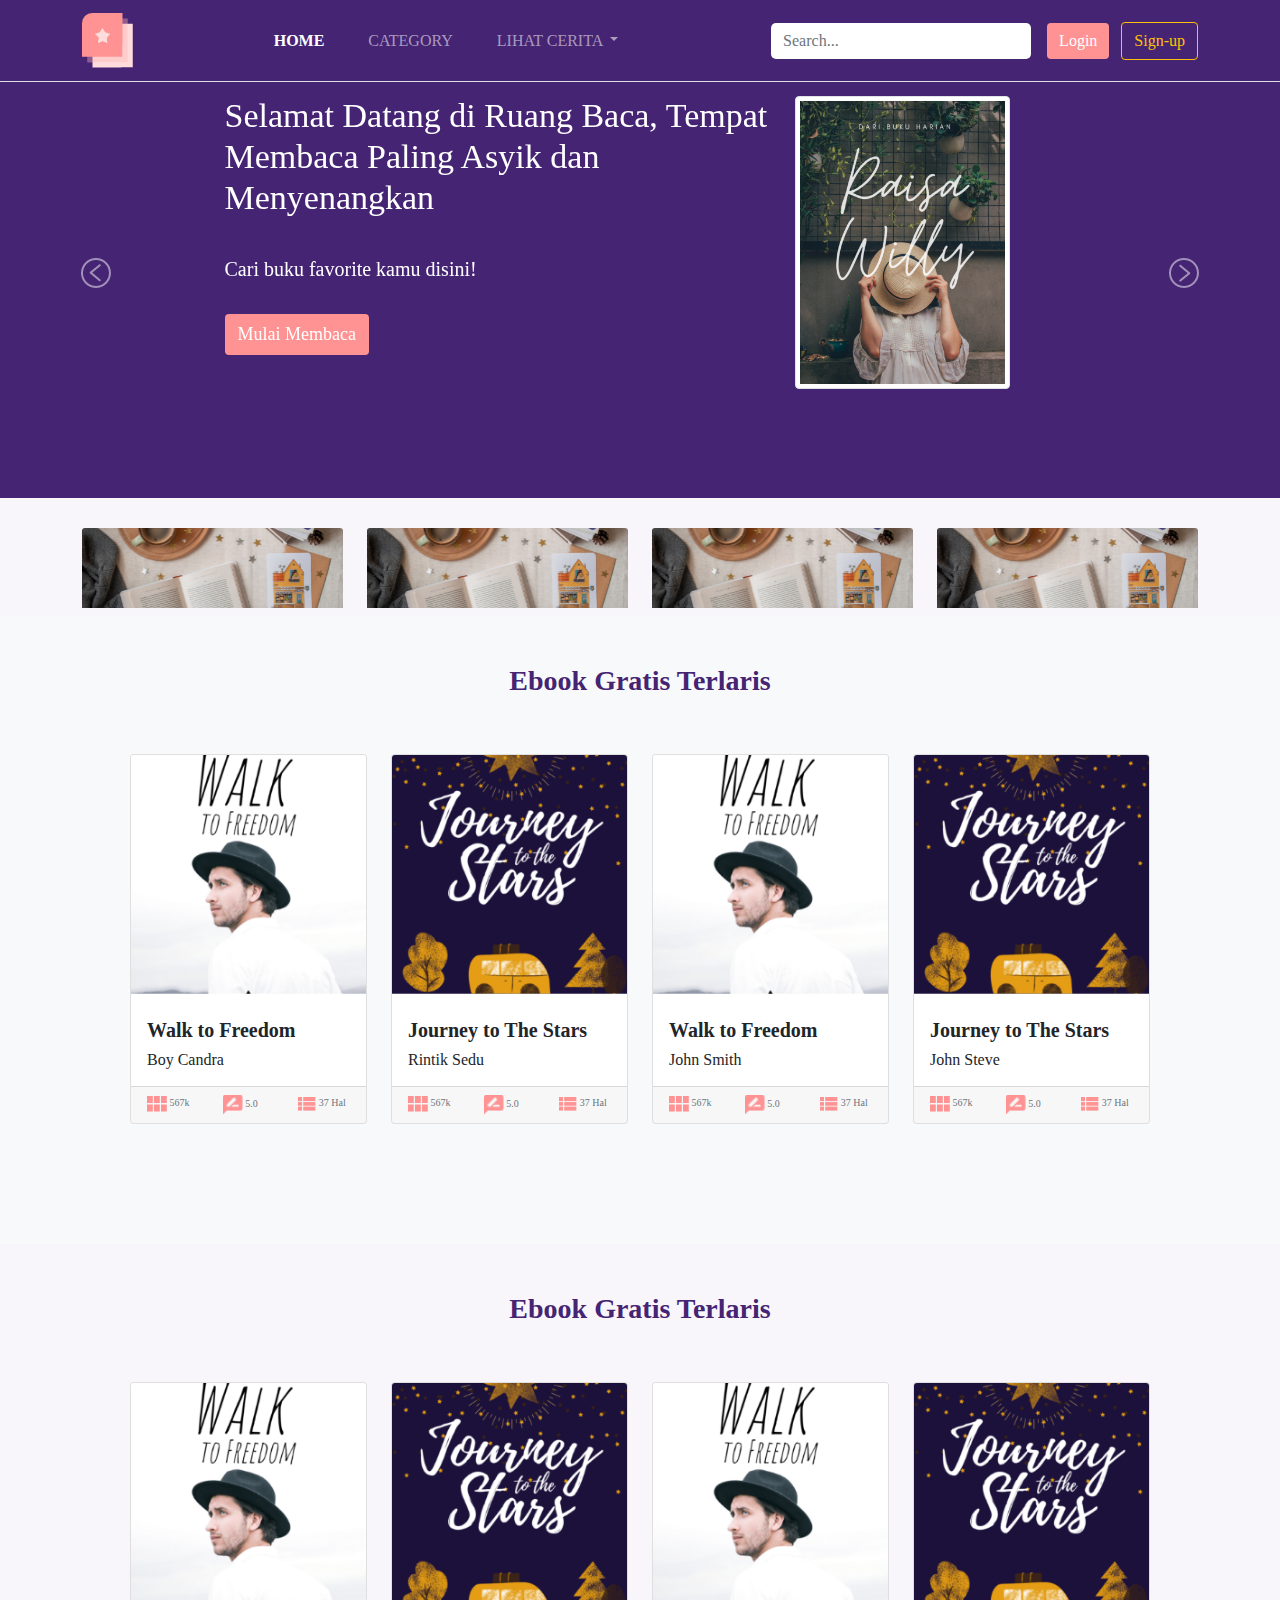
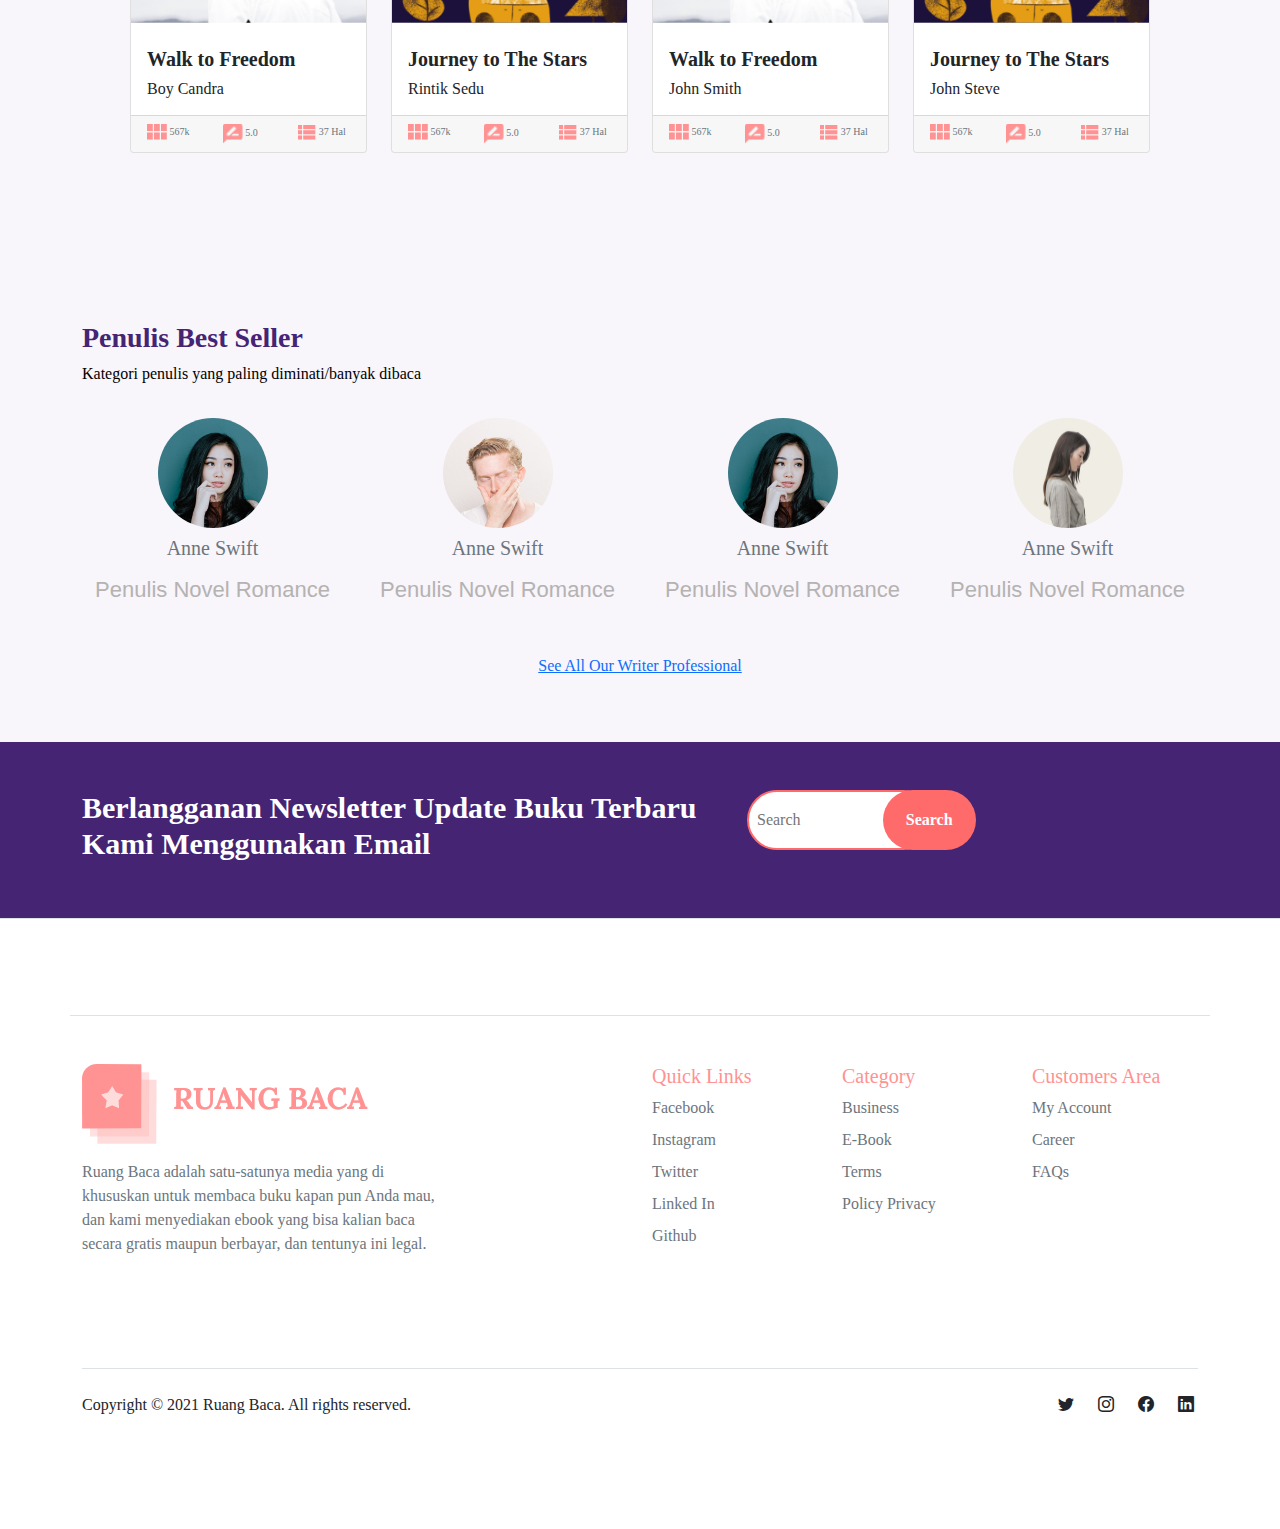
<file: index.html>
<!DOCTYPE html>
<html lang="en">

<head>
    <!-- Required meta tags -->
    <meta charset="utf-8" />
    <meta name="viewport" content="width=device-width, initial-scale=1" />

    <!-- Bootstrap CSS -->
    <link href="css/bootstrap.min.css" rel="stylesheet" />
    <!-- Fontawesome -->
    <link rel="stylesheet" href="css/all.css" />

    <!-- My Css -->
    <link rel="stylesheet" href="css/style.css" />

    <!-- icons bootstrap -->
    <link rel="stylesheet" href="https://cdn.jsdelivr.net/npm/bootstrap-icons@1.3.0/font/bootstrap-icons.css" />

    <title>Ruang Baca</title>
</head>

<body>
    <!-- nav -->
    <nav class="navbar navbar-expand-lg navbar-dark fixed-top border-bottom">
        <div class="container">
            <a class="navbar-brand" href="#">
                <img src="images/Icon Ruang Baca.png" class="w-90" alt="" />
            </a>
            <button class="navbar-toggler" type="button" data-bs-toggle="collapse" data-bs-target="#navbarSupportedContent" aria-controls="navbarSupportedContent" aria-expanded="false" aria-label="Toggle navigation">
          <span class="navbar-toggler-icon"></span>
        </button>
            <div class="collapse navbar-collapse" id="navbarSupportedContent">
                <ul class="navbar-nav me-auto mb-2 mb-lg-0 text-uppercase mx-auto">
                    <li class="nav-item">
                        <a class="nav-link active" aria-current="page" href="#">Home</a>
                    </li>
                    <li class="nav-item">
                        <a class="nav-link" href="single-product.html">Category</a>
                    </li>
                    <li class="nav-item dropdown">
                        <a class="nav-link dropdown-toggle" href="#" id="navbarDropdown" role="button" data-bs-toggle="dropdown" aria-expanded="false">
                Lihat Cerita
              </a>
                        <ul class="dropdown-menu" aria-labelledby="navbarDropdown">
                            <li><a class="dropdown-item" href="#">Pembaca</a></li>
                            <li><a class="dropdown-item" href="#">Penulis</a></li>
                            <li>
                                <hr class="dropdown-divider" />
                            </li>
                            <li><a class="dropdown-item" href="#">Q&A Ruang Baca</a></li>
                        </ul>
                    </li>
                </ul>
                <form class="col-12 col-lg-auto mb-3 mb-lg-0 me-lg-3">
                    <input type="search" class="form-control search d-none d-sm-block" placeholder="Search..." aria-label="Search" style="border-width: 0" />
                </form>

                <div class="text-start text-sm-start">
                    <button type="button" class="btn signin me-2" data-bs-toggle="modal" data-bs-target="#login">Login</button>
                    <button type="button" class="btn btn-outline-warning">Sign-up</button>
                </div>
            </div>
        </div>
    </nav>

    <!-- carousel -->
    <div id="carouselExampleControls" class="carousel slide mt-5" data-bs-ride="carousel">
        <div class="carousel-inner">
            <div class="container">
                <div class="carousel-item active">
                    <div class="row justify-content-center pt-5">
                        <div class="col-9 col-sm-8 col-md-8 col-lg-6 content-hero">
                            <h1>Selamat Datang di Ruang Baca, Tempat Membaca Paling Asyik dan Menyenangkan</h1>
                            <p>Cari buku favorite kamu disini!</p>
                            <a href="single-product.html" class="btn">Mulai Membaca</a>
                        </div>
                        <div class="col-3 col-sm-4 col-md-4 col-lg-3">
                            <img src="images/slideshow/1.png" class="img-fluid d-none d-md-block img-thumbnail" />
                        </div>
                    </div>
                </div>
                <div class="carousel-item">
                    <div class="row justify-content-center pt-5">
                        <div class="col-9 col-sm-8 col-md-8 col-lg-6 content-hero">
                            <h1>Selamat Datang di Ruang Baca, Tempat Membaca Paling Asyik dan Menyenangkan</h1>
                            <p>Cari buku favorite kamu disini!</p>
                            <a href="single-product.html" class="btn">Mulai Membaca</a>
                        </div>
                        <div class="col-3 col-sm-4 col-md-4 col-lg-3">
                            <img src="images/slideshow/Desain tanpa judul.png" class="img-fluid d-none d-md-block img-thumbnail" />
                        </div>
                    </div>
                </div>
                <div class="carousel-item">
                    <div class="row justify-content-center pt-5">
                        <div class="col-9 col-sm-8 col-md-8 col-lg-6 content-hero">
                            <h1>Selamat Datang di Ruang Baca, Tempat Membaca Paling Asyik dan Menyenangkan</h1>
                            <p>Cari buku favorite kamu disini!</p>
                            <a href="single-product.html" class="btn">Mulai Membaca</a>
                        </div>
                        <div class="col-3 col-sm-4 col-md-4 col-lg-3">
                            <img src="images/slideshow/Desain tanpa judul (1).png" class="img-fluid d-none d-md-block img-thumbnail" />
                        </div>
                    </div>
                </div>
            </div>
        </div>
        <button class="carousel-control-prev d-none d-lg-block" type="button" data-bs-target="#carouselExampleControls" data-bs-slide="prev">
        <span aria-hidden="true"><img src="images/icons/ic_arrow_left.png" alt="" /></span>
        <span class="visually-hidden">Previous</span>
      </button>
        <button class="carousel-control-next d-none d-lg-block" type="button" data-bs-target="#carouselExampleControls" data-bs-slide="next">
        <span aria-hidden="true"><img src="images/icons/ic_arrow_right.png" alt="" /></span>
        <span class="visually-hidden">Next</span>
      </button>
    </div>

    <!-- category -->
    <section class="category" style="background-color: #f8f5fb">
        <div class="container">
            <div class="row text-start" style="padding: 30px 0 0 0">
                <div class="col-lg-3 col-md-6 col-sm-6 col-6 group-genre">
                    <div class="figure-img">
                        <img src="images/category/olesia-buyar-ZD03qVhBJZg-unsplash.png" class="card-img-top" />
                        <a href="#" class="d-flex justify-content-center text-decoration-none"><span class="align-self-center text-white fw-bold">Puisi</span></a
              >
            </div>
          </div>
          <div class="col-lg-3 col-md-6 col-sm-6 col-6 group-genre">
            <div class="figure-img">
              <img src="images/category/olesia-buyar-ZD03qVhBJZg-unsplash.png" class="card-img-top" />
              <a href="#" class="d-flex justify-content-center text-decoration-none"
                ><span class="align-self-center text-white fw-bold">Novel</span></a
              >
            </div>
          </div>
          <div class="col-lg-3 col-md-6 col-sm-6 col-6 group-genre">
            <div class="figure-img">
              <img src="images/category/olesia-buyar-ZD03qVhBJZg-unsplash.png" class="card-img-top" />
              <a href="#" class="d-flex justify-content-center text-decoration-none"
                ><span class="align-self-center text-white fw-bold">Cerita</span></a
              >
            </div>
          </div>
          <div class="col-lg-3 col-md-6 col-sm-6 col-6 group-genre">
            <div class="figure-img">
              <img src="images/category/olesia-buyar-ZD03qVhBJZg-unsplash.png" class="card-img-top" />
              <a href="#" class="d-flex justify-content-center text-decoration-none"
                ><span class="align-self-center text-white fw-bold">Horor</span></a
              >
            </div>
          </div>
        </div>
      </div>
    </section>
    <!-- Feature -->
    <section class="feature-a p-5 bg-light">
      <div class="container">
        <div class="row">
          <div class="col-lg-12 text-center">
            <h3>Ebook Gratis Terlaris</h3>
          </div>
        </div>
        <div class="row justify-content-center p-5">
          <div class="col-lg-3 col-md-6 col-sm-12 col-12 mb-4 card-book">
            <div class="card h-100">
              <div class="figure-img">
                <img src="images/Ebook-Gratis/Desain tanpa judul (1).png" class="card-img-top img-fluid" alt="..." />
                <a href="single-product.html" class="d-flex justify-content-center">
                  <img src="images/icons/tambahkan.png" class="align-self-center" />
                </a>
                    </div>

                    <div class="card-body">
                        <h5 class="card-title">Walk to Freedom</h5>
                        <p class="card-text">Boy Candra</p>
                    </div>
                    <div class="card-footer">
                        <div class="row justify-content-center">
                            <div class="col text-muted">
                                <img src="images/icons/Icon material-view-module.png" style="width: 20px" alt="" /> <span>567k</span>
                            </div>
                            <div class="col text-muted">
                                <img src="images/icons/Icon material-rate-review.png" style="width: 20px" alt="" /> <span>5.0</span>
                            </div>
                            <div class="col text-muted">
                                <img src="images/icons/Icon material-view-list.png" style="width: 18px" alt="" /> <span>37 Hal</span>
                            </div>
                        </div>
                    </div>
                </div>
            </div>
            <div class="col-lg-3 col-md-6 col-sm-12 col-12 mb-4 card-book">
                <div class="card h-100">
                    <div class="figure-img">
                        <img src="images/Ebook-Gratis/Desain tanpa judul.png" class="card-img-top img-fluid" alt="..." />
                        <a href="#" class="d-flex justify-content-center">
                            <img src="images/icons/tambahkan.png" class="align-self-center" />
                        </a>
                    </div>

                    <div class="card-body">
                        <h5 class="card-title">Journey to The Stars</h5>
                        <p class="card-text">Rintik Sedu</p>
                    </div>
                    <div class="card-footer">
                        <div class="row justify-content-center">
                            <div class="col text-muted">
                                <img src="images/icons/Icon material-view-module.png" style="width: 20px" alt="" /> <span>567k</span>
                            </div>
                            <div class="col text-muted">
                                <img src="images/icons/Icon material-rate-review.png" style="width: 20px" alt="" /> <span>5.0</span>
                            </div>
                            <div class="col text-muted">
                                <img src="images/icons/Icon material-view-list.png" style="width: 18px" alt="" /> <span>37 Hal</span>
                            </div>
                        </div>
                    </div>
                </div>
            </div>
            <div class="col-lg-3 col-md-6 col-sm-12 col-12 mb-4 card-book">
                <div class="card h-100">
                    <div class="figure-img">
                        <img src="images/Ebook-Gratis/Desain tanpa judul (1).png" class="card-img-top img-fluid" alt="..." />
                        <a href="#" class="d-flex justify-content-center">
                            <img src="images/icons/tambahkan.png" class="align-self-center" />
                        </a>
                    </div>

                    <div class="card-body">
                        <h5 class="card-title">Walk to Freedom</h5>
                        <p class="card-text">John Smith</p>
                    </div>
                    <div class="card-footer">
                        <div class="row justify-content-center">
                            <div class="col text-muted">
                                <img src="images/icons/Icon material-view-module.png" style="width: 20px" alt="" /> <span>567k</span>
                            </div>
                            <div class="col text-muted">
                                <img src="images/icons/Icon material-rate-review.png" style="width: 20px" alt="" /> <span>5.0</span>
                            </div>
                            <div class="col text-muted">
                                <img src="images/icons/Icon material-view-list.png" style="width: 18px" alt="" /> <span>37 Hal</span>
                            </div>
                        </div>
                    </div>
                </div>
            </div>
            <div class="col-lg-3 col-md-6 col-sm-12 col-12 mb-4 card-book">
                <div class="card h-100">
                    <div class="figure-img">
                        <img src="images/Ebook-Gratis/Desain tanpa judul.png" class="card-img-top img-fluid" alt="..." />
                        <a href="#" class="d-flex justify-content-center">
                            <img src="images/icons/tambahkan.png" class="align-self-center" />
                        </a>
                    </div>

                    <div class="card-body">
                        <h5 class="card-title">Journey to The Stars</h5>
                        <p class="card-text">John Steve</p>
                    </div>
                    <div class="card-footer">
                        <div class="row justify-content-center">
                            <div class="col text-muted">
                                <img src="images/icons/Icon material-view-module.png" style="width: 20px" alt="" /> <span>567k</span>
                            </div>
                            <div class="col text-muted">
                                <img src="images/icons/Icon material-rate-review.png" style="width: 20px" alt="" /> <span>5.0</span>
                            </div>
                            <div class="col text-muted">
                                <img src="images/icons/Icon material-view-list.png" style="width: 18px" alt="" /> <span>37 Hal</span>
                            </div>
                        </div>
                    </div>
                </div>
            </div>
        </div>
        </div>
    </section>
    <!-- fiture -->
    <section class="feature-b p-5">
        <div class="container">
            <div class="row">
                <div class="col-lg-12 text-center">
                    <h3>Ebook Gratis Terlaris</h3>
                </div>
            </div>
            <div class="row justify-content-center p-5">
                <div class="col-lg-3 col-md-6 col-sm-6 col-12 mb-4">
                    <div class="card h-100">
                        <div class="figure-img">
                            <img src="images/Ebook-Gratis/Desain tanpa judul (1).png" class="card-img-top" alt="..." />
                            <a href="#" class="d-flex justify-content-center">
                                <img src="images/icons/tambahkan.png" class="align-self-center" />
                            </a>
                        </div>

                        <div class="card-body">
                            <h5 class="card-title">Walk to Freedom</h5>
                            <p class="card-text">Boy Candra</p>
                        </div>
                        <div class="card-footer">
                            <div class="row justify-content-center">
                                <div class="col text-muted">
                                    <img src="images/icons/Icon material-view-module.png" style="width: 20px" alt="" /> <span>567k</span>
                                </div>
                                <div class="col text-muted">
                                    <img src="images/icons/Icon material-rate-review.png" style="width: 20px" alt="" /> <span>5.0</span>
                                </div>
                                <div class="col text-muted">
                                    <img src="images/icons/Icon material-view-list.png" style="width: 18px" alt="" /> <span>37 Hal</span>
                                </div>
                            </div>
                        </div>
                    </div>
                </div>
                <div class="col-lg-3 col-md-6 col-sm-6 col-12 mb-4">
                    <div class="card h-100">
                        <div class="figure-img">
                            <img src="images/Ebook-Gratis/Desain tanpa judul.png" class="card-img-top" alt="..." />
                            <a href="#" class="d-flex justify-content-center">
                                <img src="images/icons/tambahkan.png" class="align-self-center" />
                            </a>
                        </div>
                        <div class="card-body">
                            <h5 class="card-title">Journey to The Stars</h5>
                            <p class="card-text">Rintik Sedu</p>
                        </div>
                        <div class="card-footer">
                            <div class="row justify-content-center">
                                <div class="col text-muted">
                                    <img src="images/icons/Icon material-view-module.png" style="width: 20px" alt="" /> <span>567k</span>
                                </div>
                                <div class="col text-muted">
                                    <img src="images/icons/Icon material-rate-review.png" style="width: 20px" alt="" /> <span>5.0</span>
                                </div>
                                <div class="col text-muted">
                                    <img src="images/icons/Icon material-view-list.png" style="width: 18px" alt="" /> <span>37 Hal</span>
                                </div>
                            </div>
                        </div>
                    </div>
                </div>
                <div class="col-lg-3 col-md-6 col-sm-6 col-12 mb-4">
                    <div class="card h-100">
                        <div class="figure-img">
                            <img src="images/Ebook-Gratis/Desain tanpa judul (1).png" class="card-img-top" alt="..." />
                            <a href="#" class="d-flex justify-content-center">
                                <img src="images/icons/tambahkan.png" class="align-self-center" />
                            </a>
                        </div>

                        <div class="card-body">
                            <h5 class="card-title">Walk to Freedom</h5>
                            <p class="card-text">John Smith</p>
                        </div>
                        <div class="card-footer">
                            <div class="row justify-content-center">
                                <div class="col text-muted">
                                    <img src="images/icons/Icon material-view-module.png" style="width: 20px" alt="" /> <span>567k</span>
                                </div>
                                <div class="col text-muted">
                                    <img src="images/icons/Icon material-rate-review.png" style="width: 20px" alt="" /> <span>5.0</span>
                                </div>
                                <div class="col text-muted">
                                    <img src="images/icons/Icon material-view-list.png" style="width: 18px" alt="" /> <span>37 Hal</span>
                                </div>
                            </div>
                        </div>
                    </div>
                </div>
                <div class="col-lg-3 col-md-6 col-sm-6 col-12 mb-4">
                    <div class="card h-100">
                        <div class="figure-img">
                            <img src="images/Ebook-Gratis/Desain tanpa judul.png" class="card-img-top" alt="..." />
                            <a href="#" class="d-flex justify-content-center">
                                <img src="images/icons/tambahkan.png" class="align-self-center" />
                            </a>
                        </div>

                        <div class="card-body">
                            <h5 class="card-title">Journey to The Stars</h5>
                            <p class="card-text">John Steve</p>
                        </div>
                        <div class="card-footer">
                            <div class="row justify-content-center">
                                <div class="col text-muted">
                                    <img src="images/icons/Icon material-view-module.png" style="width: 20px" alt="" /> <span>567k</span>
                                </div>
                                <div class="col text-muted">
                                    <img src="images/icons/Icon material-rate-review.png" style="width: 20px" alt="" /> <span>5.0</span>
                                </div>
                                <div class="col text-muted">
                                    <img src="images/icons/Icon material-view-list.png" style="width: 18px" alt="" /> <span>37 Hal</span>
                                </div>
                            </div>
                        </div>
                    </div>
                </div>
            </div>
        </div>
    </section>

    <!-- Penulis -->
    <section class="penulis p-5">
        <div class="container">
            <div class="row mb-3">
                <div class="col">
                    <h3>Penulis Best Seller</h3>
                    <p>Kategori penulis yang paling diminati/banyak dibaca</p>
                </div>
            </div>
            <div class="row">
                <div class="col-6 col-sm-4 col-md-3 text-center">
                    <figure class="figure">
                        <img src="images/penulis/3.png" alt="" class="figure-img img-fluid" />
                        <figcaption class="figure-caption text-center">
                            <h5>Anne Swift</h5>
                            <p>Penulis Novel Romance</p>
                        </figcaption>
                    </figure>
                </div>
                <div class="col-6 col-sm-4 col-md-3 text-center">
                    <figure class="figure">
                        <img src="images/penulis/2.png" alt="" class="figure-img img-fluid" />
                        <figcaption class="figure-caption text-center">
                            <h5>Anne Swift</h5>
                            <p>Penulis Novel Romance</p>
                        </figcaption>
                    </figure>
                </div>
                <div class="col-6 col-sm-4 col-md-3 text-center">
                    <figure class="figure">
                        <img src="images/penulis/3.png" alt="" class="figure-img img-fluid" />
                        <figcaption class="figure-caption text-center">
                            <h5>Anne Swift</h5>
                            <p>Penulis Novel Romance</p>
                        </figcaption>
                    </figure>
                </div>
                <div class="col-6 col-sm-4 col-md-3 text-center">
                    <figure class="figure">
                        <img src="images/penulis/4.png" alt="" class="figure-img img-fluid" />
                        <figcaption class="figure-caption text-center">
                            <h5>Anne Swift</h5>
                            <p>Penulis Novel Romance</p>
                        </figcaption>
                    </figure>
                </div>
            </div>
            <div class="row m-3">
                <div class="col text-center">
                    <a href="">See All Our Writer Professional</a>
                </div>
            </div>
        </div>
    </section>

    <!-- News Letter -->
    <section class="news-letter p-5 d-none d-md-block">
        <div class="container">
            <div class="row justify-content-center">
                <div class="col-12 col-lg-7 col-md-7 col-sm-8">
                    <h1 class="news">Berlangganan Newsletter Update Buku Terbaru Kami Menggunakan Email</h1>
                </div>
                <div class="col-12 col-lg-5 col-md-5 col-sm-4">
                    <form class="d-flex d-inline-flex">
                        <input class="px-2" id="search" type="search" placeholder="Search" aria-label="Search" />
                        <button class="" id="btn-search" type="submit">Search</button>
                    </form>
                </div>
            </div>
        </div>
    </section>

    <footer class="border-top p-5">
        <div class="container">
            <footer class="row row-cols-5 py-5 my-5 border-top">
                <div class="col-10 col-lg-4 col-md-6 col-sm-8">
                    <a href="/" class="d-flex align-items-center mb-3 link-dark text-decoration-none">
                        <img src="images/icons/Group 73.png" alt="" />
                    </a>
                    <p class="text-muted">
                        Ruang Baca adalah satu-satunya media yang di khususkan untuk membaca buku kapan pun Anda mau, dan kami menyediakan ebook yang bisa kalian baca secara gratis maupun berbayar, dan tentunya ini legal.
                    </p>
                </div>

                <div class="col-2 col-lg-2 col-md-6 col-sm-4"></div>

                <div class="col-4 col-lg-2 col-md-4 col-sm-4">
                    <h5 style="color: #ff9292">Quick Links</h5>
                    <ul class="nav flex-column">
                        <li class="nav-item mb-2"><a href="#" class="nav-link p-0 text-muted">Facebook</a></li>
                        <li class="nav-item mb-2"><a href="#" class="nav-link p-0 text-muted">Instagram</a></li>
                        <li class="nav-item mb-2"><a href="#" class="nav-link p-0 text-muted">Twitter</a></li>
                        <li class="nav-item mb-2"><a href="#" class="nav-link p-0 text-muted">Linked In</a></li>
                        <li class="nav-item mb-2"><a href="#" class="nav-link p-0 text-muted">Github</a></li>
                    </ul>
                </div>

                <div class="col-4 col-lg-2 col-md-4 col-sm-4">
                    <h5 style="color: #ff9292">Category</h5>
                    <ul class="nav flex-column">
                        <li class="nav-item mb-2"><a href="#" class="nav-link p-0 text-muted">Business</a></li>
                        <li class="nav-item mb-2"><a href="#" class="nav-link p-0 text-muted">E-Book</a></li>
                        <li class="nav-item mb-2"><a href="#" class="nav-link p-0 text-muted">Terms</a></li>
                        <li class="nav-item mb-2"><a href="#" class="nav-link p-0 text-muted">Policy Privacy</a></li>
                    </ul>
                </div>

                <div class="col-4 col-lg-2 col-md-4 col-sm-4">
                    <h5 style="color: #ff9292">Customers Area</h5>
                    <ul class="nav flex-column">
                        <li class="nav-item mb-2"><a href="#" class="nav-link p-0 text-muted">My Account</a></li>
                        <li class="nav-item mb-2"><a href="#" class="nav-link p-0 text-muted">Career</a></li>
                        <li class="nav-item mb-2"><a href="#" class="nav-link p-0 text-muted">FAQs</a></li>
                    </ul>
                </div>
            </footer>
            <div class="d-flex justify-content-between py-4 my-4 border-top">
                <p>Copyright &copy; 2021 Ruang Baca. All rights reserved.</p>
                <ul class="list-unstyled d-flex">
                    <li class="ms-3">
                        <a href="https://twitter.com/HilmiRazib"><i class="bi bi-twitter text-dark mx-1"></i></a>
                    </li>
                    <li class="ms-3">
                        <a href="https://www.instagram.com/hilmirazib/"><i class="bi bi-instagram text-dark mx-1"></i></a>
                    </li>
                    <li class="ms-3">
                        <a href="facebook.com/hilmirazib.yusuf"><i class="bi bi-facebook text-dark mx-1"></i></a>
                    </li>
                    <li class="ms-3">
                        <a href="https://www.linkedin.com/in/hilmi-razib-yusuf-2874441b5/"><i class="bi bi-linkedin text-dark mx-1"></i></a>
                    </li>
                </ul>
            </div>
        </div>
    </footer>

    <!-- Modals -->
    <div class="modal fade" id="login" tabindex="-1" aria-labelledby="exampleModalLabel" aria-hidden="true">
        <div class="modal-dialog">
            <div class="modal-content rounded-5 shadow">
                <div class="modal-header p-5 pb-4 border-bottom-0">
                    <!-- <h5 class="modal-title">Modal title</h5> -->
                    <h2 class="fw-bold mb-0">Sign up for free</h2>
                    <button type="button" class="btn-close" data-bs-dismiss="modal" aria-label="Close"></button>
                </div>

                <div class="modal-body p-5 pt-0">
                    <form class="">
                        <div class="form-floating mb-3">
                            <input type="email" class="form-control rounded-4" id="floatingInput" placeholder="name@example.com" />
                            <label for="floatingInput">Email address</label>
                        </div>
                        <div class="form-floating mb-3">
                            <input type="password" class="form-control rounded-4" id="floatingPassword" placeholder="Password" />
                            <label for="floatingPassword">Password</label>
                        </div>
                        <button class="w-100 mb-2 btn btn-lg rounded-4 btn-primary" type="submit">Sign up</button>
                        <small class="text-muted">By clicking Sign up, you agree to the terms of use.</small>
                        <hr class="my-4" />
                        <h2 class="fs-5 fw-bold mb-3">Or use a third-party</h2>
                        <button class="w-100 py-2 mb-2 btn btn-outline-dark rounded-4" type="submit">
                <svg class="bi me-1" width="16" height="16"><use xlink:href="#twitter" /></svg>
                Sign up with Twitter
              </button>
                        <button class="w-100 py-2 mb-2 btn btn-outline-primary rounded-4" type="submit">
                <svg class="bi me-1" width="16" height="16"><use xlink:href="#facebook" /></svg>
                Sign up with Facebook
              </button>
                        <button class="w-100 py-2 mb-2 btn btn-outline-secondary rounded-4" type="submit">
                <svg class="bi me-1" width="16" height="16"><use xlink:href="#github" /></svg>
                Sign up with GitHub
              </button>
                    </form>
                </div>
            </div>
        </div>
    </div>
    <script src="js/popper.min.js"></script>
    <script src="js/bootstrap.js"></script>
    <script src="js/jquery-3.6.0.slim.min.js"></script>
    <script src="js/all.js"></script>
</body>

</html>
</file>
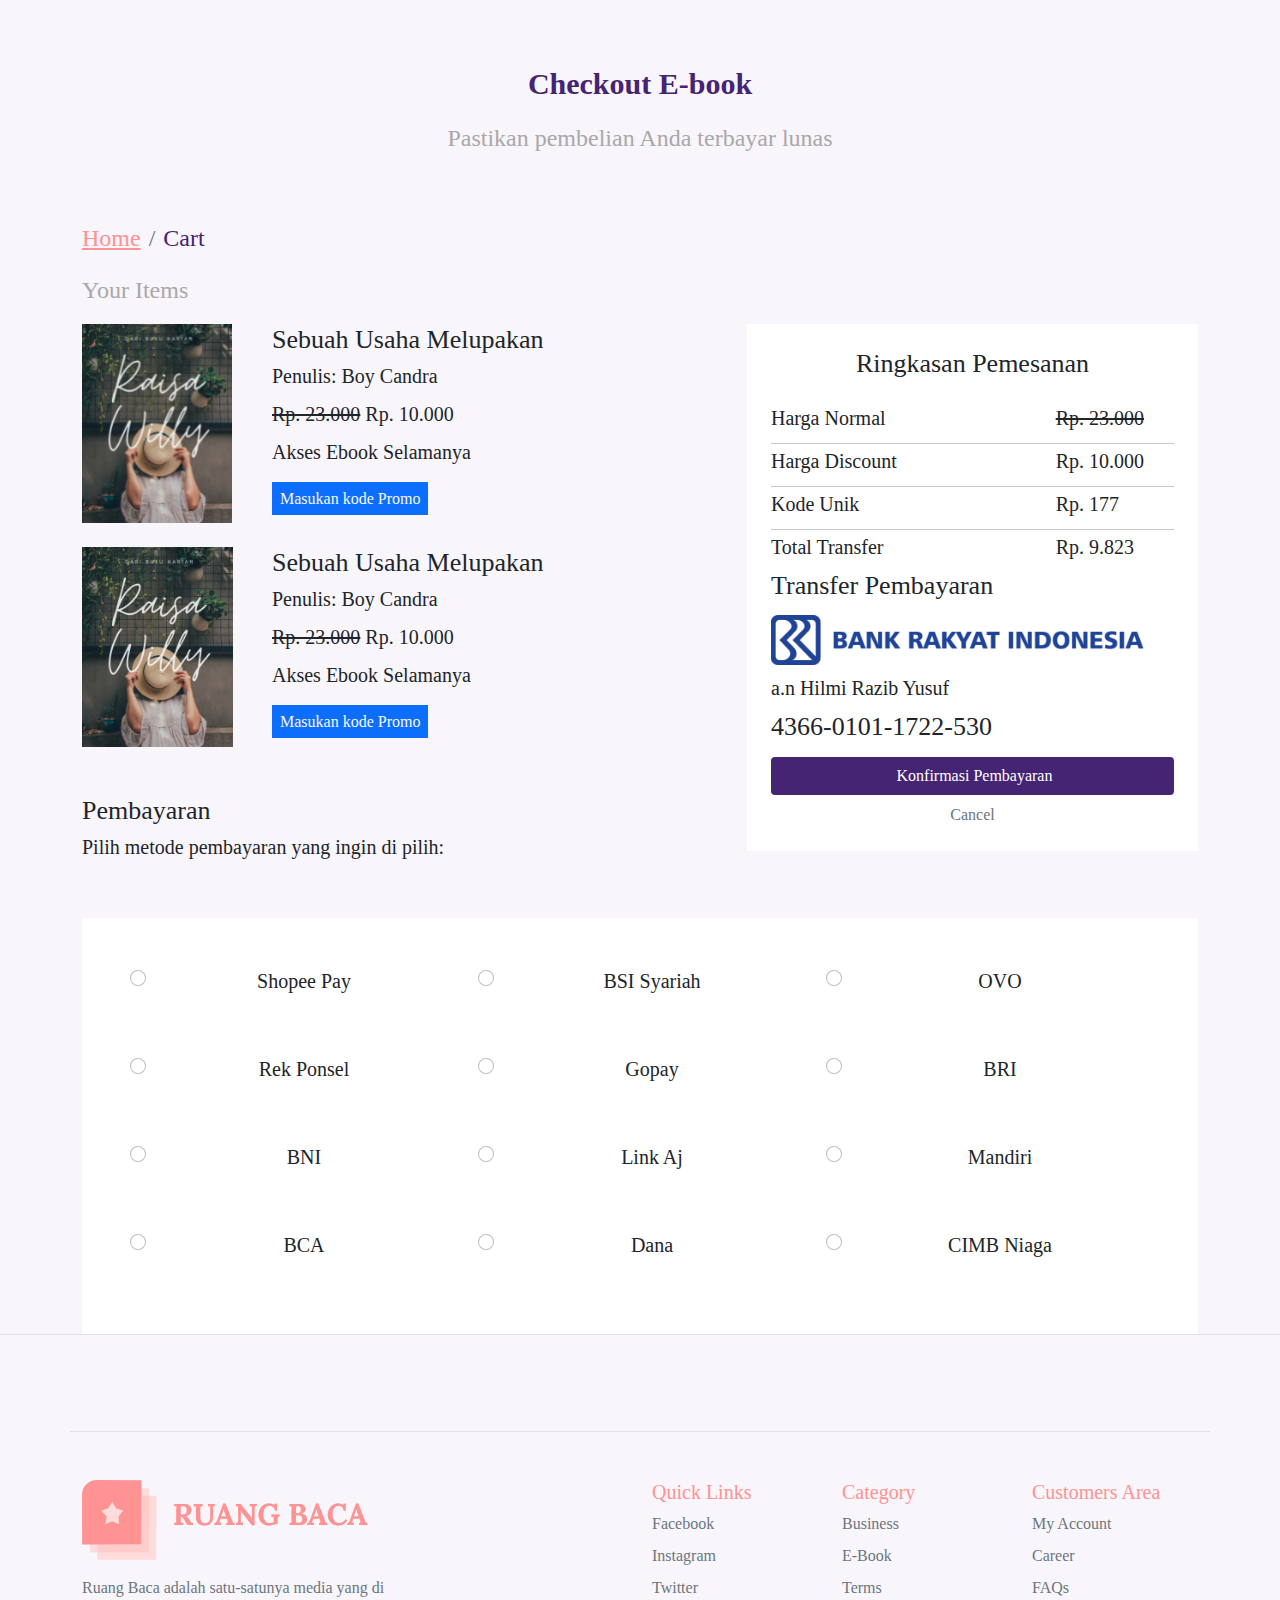
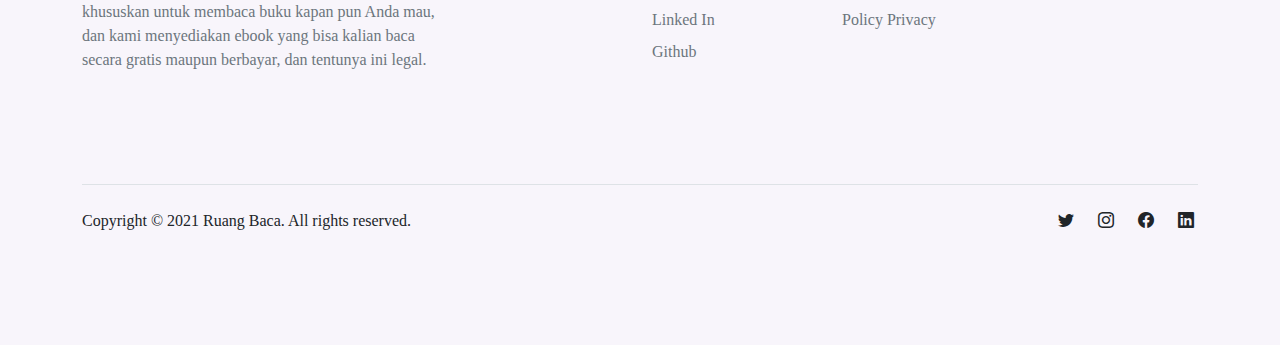
<file: checkout.html>
<!DOCTYPE html>
<html lang="en">
  <head>
    <!-- Required meta tags -->
    <meta charset="utf-8" />
    <meta name="viewport" content="width=device-width, initial-scale=1" />

    <!-- Bootstrap CSS -->
    <link href="css/bootstrap.min.css" rel="stylesheet" />
    <!-- Fontawesome -->
    <link rel="stylesheet" href="css/all.css" />

    <!-- My Css -->
    <link rel="stylesheet" href="css/style.css" />

    <!-- icons bootstrap -->
    <link rel="stylesheet" href="https://cdn.jsdelivr.net/npm/bootstrap-icons@1.3.0/font/bootstrap-icons.css" />

    <title>Ruang Baca</title>
  </head>
  <body style="background-color: #f8f5fb">
    <!-- judul -->
    <div class="container judul">
      <div class="row my-5">
        <div class="col text-center">
          <h1>Checkout E-book</h1>
          <p>Pastikan pembelian Anda terbayar lunas</p>
        </div>
      </div>
      <div class="row">
        <div class="col">
          <nav>
            <ol class="breadcrumb">
              <li class="breadcrumb-item"><a href="index.html">Home</a></li>
              <li class="breadcrumb-item active">Cart</li>
            </ol>
          </nav>
        </div>
      </div>
      <div class="row">
        <div class="col">
          <p>Your Items</p>
        </div>
      </div>
    </div>

    <!-- checkout-->
    <section class="checkout">
      <div class="container">
        <div class="row mb-5">
          <div class="col-lg-6 col-12 col-sm-12">
            <div class="row mb-4">
              <div class="col-4">
                <img src="images/Folder Baru/Desain tanpa judul (4).png" style="width: 150px" alt="" />
              </div>
              <div class="col-8">
                <h5>Sebuah Usaha Melupakan</h5>
                <p class="text-dark">Penulis: Boy Candra</p>
                <p><del>Rp. 23.000</del> <b class="text-dark">Rp. 10.000</b></p>
                <p style="margin-bottom: 20px" class="text-dark">Akses Ebook Selamanya</p>
                <a href="#" class="text-mute bg-primary p-2 text-center text-light text-decoration-none">Masukan kode Promo</a>
              </div>
            </div>
            <div class="row mb-5">
              <div class="col-4">
                <img src="images/Folder Baru/Desain tanpa judul (4).png" alt="" />
              </div>
              <div class="col-8">
                <h5>Sebuah Usaha Melupakan</h5>
                <p class="text-dark">Penulis: Boy Candra</p>
                <p><del>Rp. 23.000</del> <b class="text-dark">Rp. 10.000</b></p>
                <p style="margin-bottom: 20px" class="text-dark">Akses Ebook Selamanya</p>
                <a href="#" class="text-mute bg-primary p-2 text-center text-light text-decoration-none">Masukan kode Promo</a>
              </div>
            </div>
            <h5>Pembayaran</h5>
            <p>Pilih metode pembayaran yang ingin di pilih:</p>
          </div>
          <div class="col-lg-1"></div>
          <div class="col-12 col-lg-5 col-sm-8">
            <div class="p-4 bg-white">
              <h5 class="text-center mb-4">Ringkasan Pemesanan</h5>
              <div class="row justify-content-between">
                <div class="col-6">
                  <p>Harga Normal</p>
                </div>
                <div class="col-4">
                  <p><del>Rp. 23.000</del></p>
                </div>
              </div>
              <hr />
              <div class="row justify-content-between">
                <div class="col-6">
                  <p>Harga Discount</p>
                </div>
                <div class="col-4">
                  <p>Rp. 10.000</p>
                </div>
              </div>
              <hr />
              <div class="row justify-content-between">
                <div class="col-6">
                  <p>Kode Unik</p>
                </div>
                <div class="col-4">
                  <p>Rp. 177</p>
                </div>
              </div>
              <hr />
              <div class="row justify-content-between">
                <div class="col-6">
                  <p>Total Transfer</p>
                </div>
                <div class="col-4">
                  <p>Rp. 9.823</p>
                </div>
              </div>
              <div class="row mb-2">
                <div class="col">
                  <h5>Transfer Pembayaran</h5>
                </div>
              </div>
              <div class="row mb-2">
                <div class="col">
                  <img
                    src="images/Folder Baru/Bank BRI (Bank Rakyat Indonesia) Logo Landscape (PNG-480p) - FileVector69.png"
                    class="img-fluid"
                    alt=""
                  />
                </div>
              </div>
              <div class="row">
                <div class="col">
                  <p>a.n Hilmi Razib Yusuf</p>
                </div>
              </div>
              <div class="row mb-2">
                <div class="col">
                  <h5>4366-0101-1722-530</h5>
                </div>
              </div>
              <div class="row mb-2">
                <div class="col">
                  <a
                    href="#"
                    class="btn text-white ps-3"
                    style="background-color: #452473; width: 100%"
                    data-bs-toggle="modal"
                    data-bs-target="#konfirmasi"
                    >Konfirmasi Pembayaran</a
                  >
                </div>
              </div>
              <div class="row">
                <div class="col text-center">
                  <a href="#" class="text-decoration-none text-secondary">Cancel</a>
                </div>
              </div>
            </div>
          </div>
        </div>
        <div class="row">
          <div class="col text-center">
            <div class="bg-white p-5">
              <div class="row justify-content-between mb-5">
                <div class="col-4">
                  <div class="form-check">
                    <input class="form-check-input" type="radio" name="flexRadioDefault" id="flexRadioDefault1" />
                    <label class="form-check-label ms-0" for="flexRadioDefault1"> <p>Shopee Pay</p> </label>
                  </div>
                </div>
                <div class="col-4">
                  <div class="form-check">
                    <input class="form-check-input" type="radio" name="flexRadioDefault" id="flexRadioDefault1" />
                    <label class="form-check-label ms-0" for="flexRadioDefault1"> <p>BSI Syariah</p> </label>
                  </div>
                </div>
                <div class="col-4">
                  <div class="form-check">
                    <input class="form-check-input" type="radio" name="flexRadioDefault" id="flexRadioDefault1" />
                    <label class="form-check-label ms-0" for="flexRadioDefault1"> <p>OVO</p> </label>
                  </div>
                </div>
              </div>
              <div class="row justify-content-between mb-5">
                <div class="col-4">
                  <div class="form-check">
                    <input class="form-check-input" type="radio" name="flexRadioDefault" id="flexRadioDefault1" />
                    <label class="form-check-label ms-0" for="flexRadioDefault1"> <p>Rek Ponsel</p> </label>
                  </div>
                </div>
                <div class="col-4">
                  <div class="form-check">
                    <input class="form-check-input" type="radio" name="flexRadioDefault" id="flexRadioDefault1" />
                    <label class="form-check-label ms-0" for="flexRadioDefault1"> <p>Gopay</p> </label>
                  </div>
                </div>
                <div class="col-4">
                  <div class="form-check">
                    <input class="form-check-input" type="radio" name="flexRadioDefault" id="flexRadioDefault1" />
                    <label class="form-check-label ms-0" for="flexRadioDefault1"> <p>BRI</p> </label>
                  </div>
                </div>
              </div>
              <div class="row justify-content-between mb-5">
                <div class="col-4">
                  <div class="form-check">
                    <input class="form-check-input" type="radio" name="flexRadioDefault" id="flexRadioDefault1" />
                    <label class="form-check-label ms-0" for="flexRadioDefault1"> <p>BNI</p> </label>
                  </div>
                </div>
                <div class="col-4">
                  <div class="form-check">
                    <input class="form-check-input" type="radio" name="flexRadioDefault" id="flexRadioDefault1" />
                    <label class="form-check-label ms-0" for="flexRadioDefault1"> <p>Link Aj</p> </label>
                  </div>
                </div>
                <div class="col-4">
                  <div class="form-check">
                    <input class="form-check-input" type="radio" name="flexRadioDefault" id="flexRadioDefault1" />
                    <label class="form-check-label ms-0" for="flexRadioDefault1"> <p>Mandiri</p> </label>
                  </div>
                </div>
              </div>
              <div class="row justify-content-between mb-3">
                <div class="col-4">
                  <div class="form-check">
                    <input class="form-check-input" type="radio" name="flexRadioDefault" id="flexRadioDefault1" />
                    <label class="form-check-label ms-0" for="flexRadioDefault1"> <p>BCA</p> </label>
                  </div>
                </div>
                <div class="col-4">
                  <div class="form-check">
                    <input class="form-check-input" type="radio" name="flexRadioDefault" id="flexRadioDefault1" />
                    <label class="form-check-label ms-0" for="flexRadioDefault1"> <p>Dana</p> </label>
                  </div>
                </div>
                <div class="col-4">
                  <div class="form-check">
                    <input class="form-check-input" type="radio" name="flexRadioDefault" id="flexRadioDefault1" />
                    <label class="form-check-label ms-0" for="flexRadioDefault1"> <p>CIMB Niaga</p> </label>
                  </div>
                </div>
              </div>
            </div>
          </div>
        </div>
      </div>
    </section>

    <footer class="border-top p-5">
      <div class="container">
        <footer class="row row-cols-5 py-5 my-5 border-top">
          <div class="col-10 col-lg-4 col-md-6 col-sm-8">
            <a href="/" class="d-flex align-items-center mb-3 link-dark text-decoration-none">
              <img src="images/icons/Group 73.png" alt="" />
            </a>
            <p class="text-muted">
              Ruang Baca adalah satu-satunya media yang di khususkan untuk membaca buku kapan pun Anda mau, dan kami menyediakan ebook yang bisa
              kalian baca secara gratis maupun berbayar, dan tentunya ini legal.
            </p>
          </div>

          <div class="col-2 col-lg-2 col-md-6 col-sm-4"></div>

          <div class="col-4 col-lg-2 col-md-4 col-sm-4">
            <h5 style="color: #ff9292">Quick Links</h5>
            <ul class="nav flex-column">
              <li class="nav-item mb-2"><a href="#" class="nav-link p-0 text-muted">Facebook</a></li>
              <li class="nav-item mb-2"><a href="#" class="nav-link p-0 text-muted">Instagram</a></li>
              <li class="nav-item mb-2"><a href="#" class="nav-link p-0 text-muted">Twitter</a></li>
              <li class="nav-item mb-2"><a href="#" class="nav-link p-0 text-muted">Linked In</a></li>
              <li class="nav-item mb-2"><a href="#" class="nav-link p-0 text-muted">Github</a></li>
            </ul>
          </div>

          <div class="col-4 col-lg-2 col-md-4 col-sm-4">
            <h5 style="color: #ff9292">Category</h5>
            <ul class="nav flex-column">
              <li class="nav-item mb-2"><a href="#" class="nav-link p-0 text-muted">Business</a></li>
              <li class="nav-item mb-2"><a href="#" class="nav-link p-0 text-muted">E-Book</a></li>
              <li class="nav-item mb-2"><a href="#" class="nav-link p-0 text-muted">Terms</a></li>
              <li class="nav-item mb-2"><a href="#" class="nav-link p-0 text-muted">Policy Privacy</a></li>
            </ul>
          </div>

          <div class="col-4 col-lg-2 col-md-4 col-sm-4">
            <h5 style="color: #ff9292">Customers Area</h5>
            <ul class="nav flex-column">
              <li class="nav-item mb-2"><a href="#" class="nav-link p-0 text-muted">My Account</a></li>
              <li class="nav-item mb-2"><a href="#" class="nav-link p-0 text-muted">Career</a></li>
              <li class="nav-item mb-2"><a href="#" class="nav-link p-0 text-muted">FAQs</a></li>
            </ul>
          </div>
        </footer>
        <div class="d-flex justify-content-between py-4 my-4 border-top">
          <p>Copyright &copy; 2021 Ruang Baca. All rights reserved.</p>
          <ul class="list-unstyled d-flex">
            <li class="ms-3">
              <a href="https://twitter.com/HilmiRazib"><i class="bi bi-twitter text-dark mx-1"></i></a>
            </li>
            <li class="ms-3">
              <a href="https://www.instagram.com/hilmirazib/"><i class="bi bi-instagram text-dark mx-1"></i></a>
            </li>
            <li class="ms-3">
              <a href="facebook.com/hilmirazib.yusuf"><i class="bi bi-facebook text-dark mx-1"></i></a>
            </li>
            <li class="ms-3">
              <a href="https://www.linkedin.com/in/hilmi-razib-yusuf-2874441b5/"><i class="bi bi-linkedin text-dark mx-1"></i></a>
            </li>
          </ul>
        </div>
      </div>
    </footer>

    <!-- Modal -->
    <div class="modal fade" id="konfirmasi" tabindex="-1" aria-labelledby="exampleModalLabel" aria-hidden="true">
      <div class="modal-dialog">
        <div class="modal-content">
          <div class="modal-header">
            <button type="button" class="btn-close" data-bs-dismiss="modal" aria-label="Close"></button>
          </div>
          <div class="modal-body text-center">
            <img src="images/Folder Baru/sukses_checkout.png" class="d-block m-auto" alt="" />
            <br />
            <h5>Pembelian Ebook Berhasil</h5>
            <p>Silahkan Tunggu Konfirmasi dari kami!</p>
            <br />
            <button type="button" class="btn btn-primary">Kembali ke Home</button>
          </div>
        </div>
      </div>
    </div>

    <script src="js/popper.min.js"></script>
    <script src="js/bootstrap.js"></script>
    <script src="js/jquery-3.6.0.slim.min.js"></script>
    <script src="js/all.js"></script>
  </body>
</html>
</file>
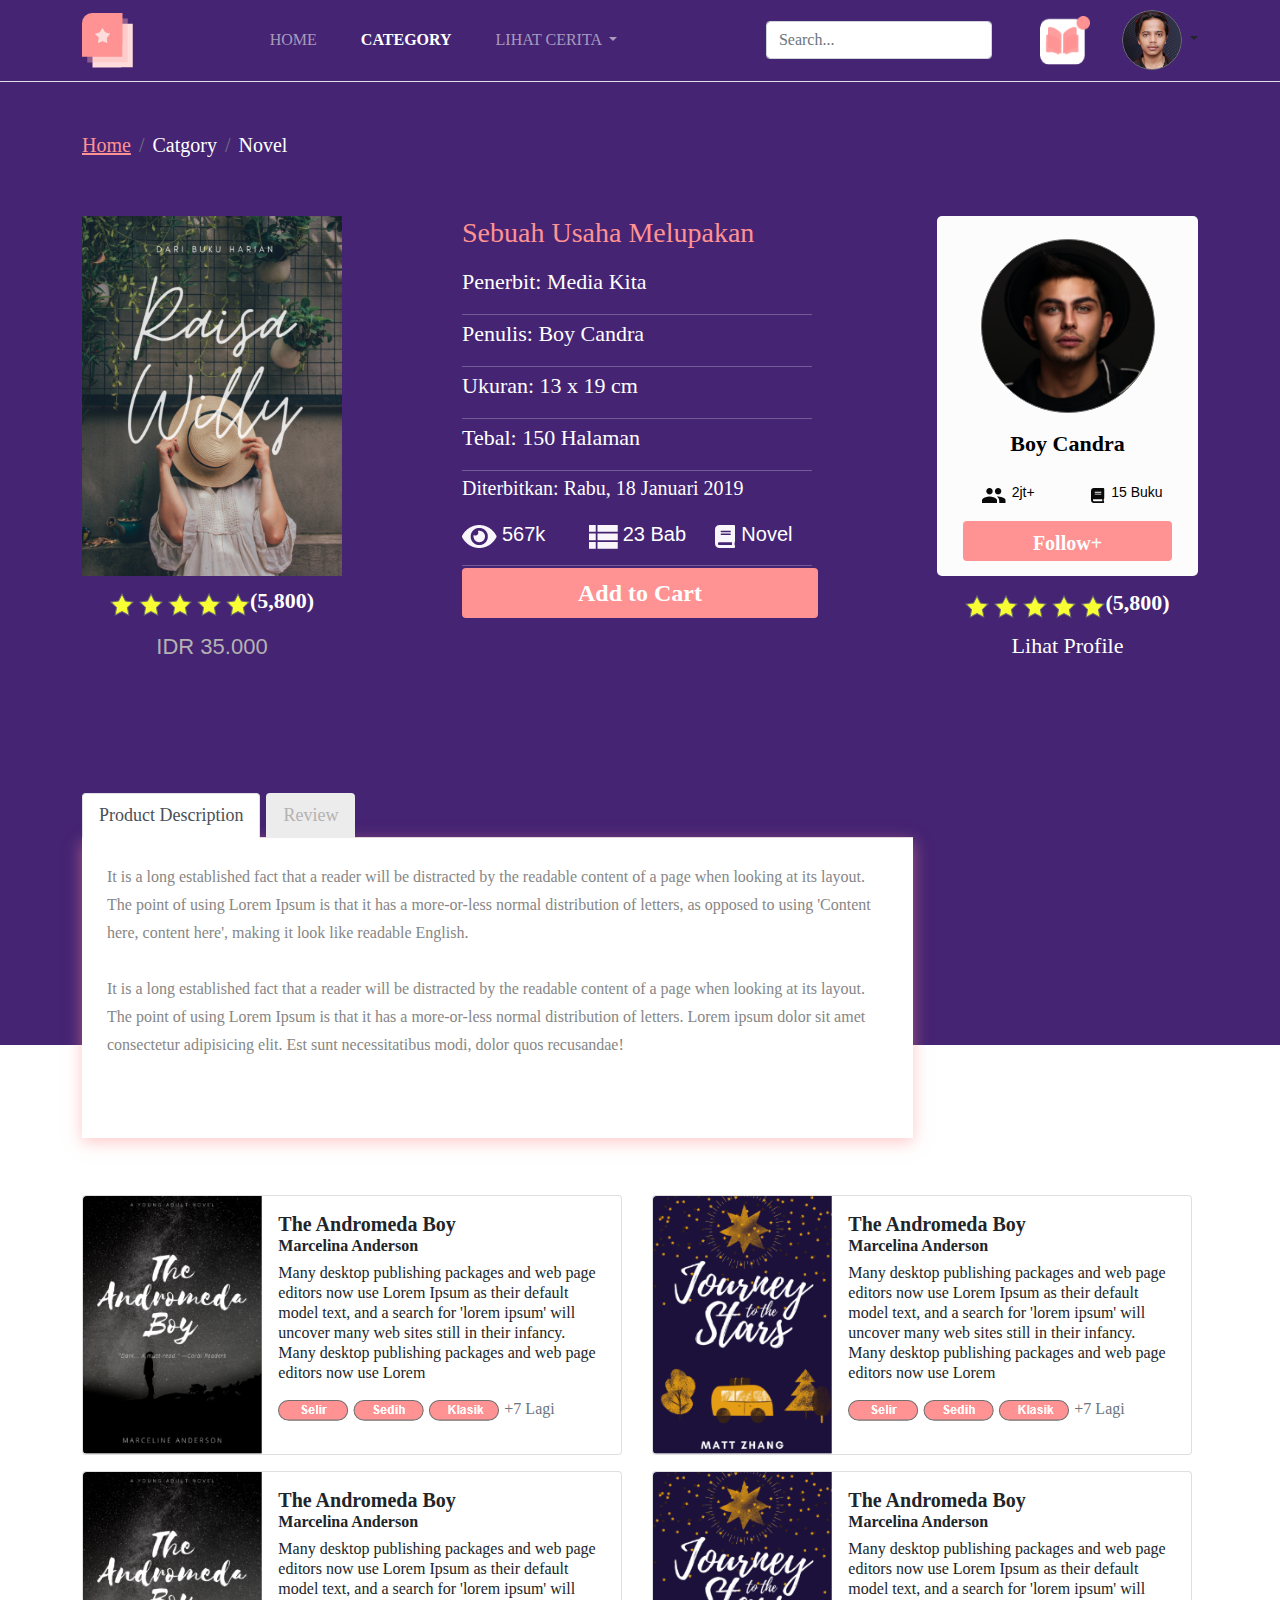
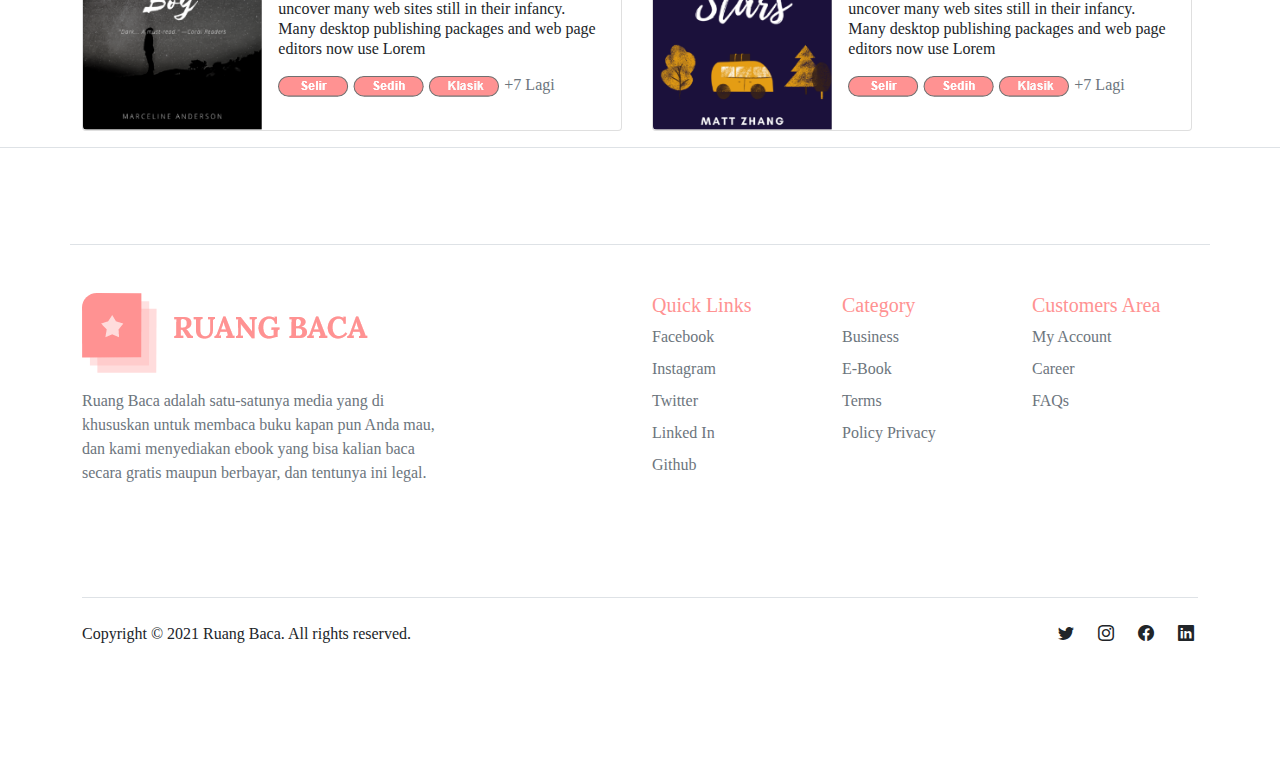
<file: single-product.html>
<!DOCTYPE html>
<html lang="en">

<head>
    <!-- Required meta tags -->
    <meta charset="utf-8" />
    <meta name="viewport" content="width=device-width, initial-scale=1" />

    <!-- Bootstrap CSS -->
    <link href="css/bootstrap.min.css" rel="stylesheet" />
    <!-- Fontawesome -->
    <link rel="stylesheet" href="css/all.css" />

    <!-- My Css -->
    <link rel="stylesheet" href="css/style.css" />

    <!-- icons bootstrap -->
    <link rel="stylesheet" href="https://cdn.jsdelivr.net/npm/bootstrap-icons@1.3.0/font/bootstrap-icons.css" />

    <title>Ruang Baca</title>
</head>

<body>
    <!-- nav -->
    <nav class="navbar navbar-expand-lg navbar-dark fixed-top border-bottom">
        <div class="container">
            <a class="navbar-brand" href="#">
                <img src="images/Icon Ruang Baca.png" class="w-90" alt="" />
            </a>
            <button class="navbar-toggler" type="button" data-bs-toggle="collapse" data-bs-target="#navbarSupportedContent" aria-controls="navbarSupportedContent" aria-expanded="false" aria-label="Toggle navigation">
          <span class="navbar-toggler-icon"></span>
        </button>
            <div class="collapse navbar-collapse" id="navbarSupportedContent">
                <ul class="navbar-nav me-auto mb-2 mb-lg-0 text-uppercase mx-auto">
                    <li class="nav-item">
                        <a class="nav-link" aria-current="page" href="index.html">Home</a>
                    </li>
                    <li class="nav-item">
                        <a class="nav-link active" href="#">Category</a>
                    </li>
                    <li class="nav-item dropdown">
                        <a class="nav-link dropdown-toggle" href="#" id="navbarDropdown" role="button" data-bs-toggle="dropdown" aria-expanded="false">
                Lihat Cerita
              </a>
                        <ul class="dropdown-menu" aria-labelledby="navbarDropdown">
                            <li><a class="dropdown-item" href="#">Pembaca</a></li>
                            <li><a class="dropdown-item" href="#">Penulis</a></li>
                            <li>
                                <hr class="dropdown-divider" />
                            </li>
                            <li><a class="dropdown-item" href="#">Q&A Ruang Baca</a></li>
                        </ul>
                    </li>
                    <li class="na-item"></li>
                </ul>
                <form class="d-none d-sm-block col-lg-auto mb-3 mb-lg-0 me-lg-3 ms-0">
                    <input type="search" class="form-control" placeholder="Search..." />
                </form>
                <div class="text-start text-sm-start ms-3 d-none d-sm-block">
                    <a href="#" class="nav-link"><img src="images/Folder Baru/Component 1 – 4.png" style="width: 50px" /></a>
                </div>
                <div class="dropdown text-start ms-3 d-none d-sm-block">
                    <a href="#" class="d-block link-dark text-decoration-none dropdown-toggle" id="dropdownUser1" data-bs-toggle="dropdown" aria-expanded="false">
                        <img src="images/Folder Baru/profile.png" alt="mdo" width="60" height="60" class="rounded-circle" />
                    </a>
                    <ul class="dropdown-menu text-small" aria-labelledby="dropdownUser1">
                        <li><a class="dropdown-item" href="#">My Book.</a></li>
                        <li><a class="dropdown-item" href="#">Settings</a></li>
                        <li><a class="dropdown-item" href="#">Profile</a></li>
                        <li>
                            <hr class="dropdown-divider" />
                        </li>
                        <li><a class="dropdown-item" href="#">Sign out</a></li>
                    </ul>
                </div>
            </div>
        </div>
    </nav>

    <!-- Breadcrumb -->
    <section class="ct-bread">
        <div class="container">
            <nav>
                <ol class="breadcrumb">
                    <li class="breadcrumb-item"><a href="index.html">Home</a></li>
                    <li class="breadcrumb-item">Catgory</li>
                    <li class="breadcrumb-item active">Novel</li>
                </ol>
            </nav>
        </div>
    </section>

    <!-- single product -->

    <section class="single-product">
        <div class="container">
            <div class="row justify-content-center">
                <div class="col-lg-3 col-8 col-sm-6">
                    <figure class="figure">
                        <img src="images/single-product/Desain tanpa judul (4).png" class="figure-img img-fluid" />
                        <figcaption class="figure-caption text-center">
                            <img src="images/icons/Group 7.png" alt="" /><span>(5,800)</span>
                            <p>IDR 35.000</p>
                        </figcaption>
                    </figure>
                </div>
                <div class="col-lg-1"></div>
                <div class="col-lg-4 col-10 col-sm-8 description mb-4">
                    <h3>Sebuah Usaha Melupakan</h3>
                    <p>Penerbit: Media Kita</p>
                    <hr />
                    <p>Penulis: Boy Candra</p>
                    <hr />
                    <p>Ukuran: 13 x 19 cm</p>
                    <hr />
                    <p>Tebal: 150 Halaman</p>
                    <hr />
                    <p style="font-size: 20px">Diterbitkan: Rabu, 18 Januari 2019</p>
                    <div class="row">
                        <div class="col">
                            <img src="images/icons/Icon awesome-eye.png" alt="" /><span style="font-family: Arial; font-size: 20px; color: white; margin-left: 5px" class="pt-2">567k</span
                >
              </div>
              <div class="col">
                <img src="images/icons/2.png" alt="" /><span style="font-family: Arial; font-size: 20px; color: white; margin-left: 5px" class="pt-2"
                  >23 Bab</span
                >
              </div>
              <div class="col">
                <img src="images/icons/Icon awesome-book.png" alt="" /><span
                  style="font-family: Arial; font-size: 20px; color: white; margin-left: 5px"
                  class="pt-2"
                  >Novel</span
                >
              </div>
            </div>
            <hr />
            <a
              href="checkout.html"
              class="btn"
              style="width: 100%; height: 50px; background-color: #ff9292; color: white; font-size: 24px; font-family: Lora; font-weight: bold"
              >Add to Cart</a
            >
          </div>
          <div class="col-lg-1"></div>
          <div class="col-lg-3 col-8 col-sm-8 text-center">
            <div class="box">
              <div class="row">
                <div class="col text-center">
                  <img src="images/penulis/amir-seilsepour-5vg_SarQimA-unsplash.png" class="img-fluid" alt="" />
                </div>
              </div>
              <div class="row">
                <div class="col text-center">
                  <h4 style="font-size: 22px; font-family: Lora; color: black; font-weight: bold">Boy Candra</h4>
                </div>
              </div>
              <div class="row justify-content-center text-center">
                <div class="col-5">
                  <img src="images/icons/Icon material-people.png" alt="" /><span
                    style="font-family: Arial; font-size: 14px; color: black; margin-left: 6px"
                    >2jt+</span
                  >
                </div>
                <div class="col-5">
                  <img src="images/icons/Icon awesome-book2.png" alt="" /><span
                    style="font-family: Arial; font-size: 14px; color: black; margin-left: 6px"
                    >15 Buku</span
                  >
                </div>
              </div>
              <div class="row">
                <div class="col text-center">
                  <a
                    href="#"
                    class="btn"
                    style="
                      width: 80%;
                      height: 40px;
                      background-color: #ff9292;
                      color: white;
                      font-size: 20px;
                      font-family: Lora;
                      font-weight: bold;
                      margin-bottom: 15px;
                    "
                    >Follow+</a
                  >
                </div>
              </div>
            </div>
            <img src="images/icons/Group 7.png" alt="" /><span style="font-family: Lora; font-size: 22px; font-weight: bold; color: white"
              >(5,800)</span
            >
            <a href="#" style="color: white; font-family: Montserrat; font-size: 22px; margin-top: 10px; display: block; text-decoration: none"
              >Lihat Profile</a
            >
          </div>
        </div>
      </div>
    </section>

    <!-- Descrtion -->
    <section class="description-product p-5">
      <div class="container">
        <div class="row">
          <div class="col-lg-9">
            <ul class="nav nav-tabs" id="myTab" role="tablist">
              <li class="nav-item" role="presentation">
                <button
                  class="nav-link active"
                  id="description-tab"
                  data-bs-toggle="tab"
                  data-bs-target="#description"
                  type="button"
                  role="tab"
                  aria-controls="description"
                  aria-selected="true"
                >
                  Product Description
                </button>
              </li>
              <li class="nav-item" role="presentation">
                <button
                  class="nav-link"
                  id="review-tab"
                  data-bs-toggle="tab"
                  data-bs-target="#review"
                  type="button"
                  role="tab"
                  aria-controls="review"
                  aria-selected="false"
                >
                  Review
                </button>
              </li>
            </ul>
            <div class="tab-content p-4" id="myTabContent">
              <div class="tab-pane fade show active pb-0" id="description" role="tabpanel" aria-labelledby="description-tab">
                It is a long established fact that a reader will be distracted by the readable content of a page when looking at its layout. The point
                of using Lorem Ipsum is that it has a more-or-less normal distribution of letters, as opposed to using 'Content here, content here',
                making it look like readable English.
                <br />
                <br />
                It is a long established fact that a reader will be distracted by the readable content of a page when looking at its layout. The point
                of using Lorem Ipsum is that it has a more-or-less normal distribution of letters. Lorem ipsum dolor sit amet consectetur adipisicing
                elit. Est sunt necessitatibus modi, dolor quos recusandae!
              </div>
              <div class="tab-pane fade" id="review" role="tabpanel" aria-labelledby="review-tab">
                <div class="row">
                  <div class="col-sm-2 col-1 me-2">
                    <img src="images/review/amir-seilsepour-5vg_SarQimA-unsplash.png" class="d-none d-sm-block" />
                  </div>
                  <div class="col-sm-8 col">
                    <h5 class="mb-0 mt-2">Hilmi Razib Yusuf</h5>
                    <p style="font-size: 14px">Bukunya bagus, cerinta menarik bikin penasaran membaca sampai selesai</p>
                  </div>
                </div>
                <div class="row">
                  <div class="col-sm-2 col-1 me-2">
                    <img src="images/review/amir-seilsepour-5vg_SarQimA-unsplash.png" class="d-none d-sm-block" />
                  </div>
                  <div class="col-sm-8 col">
                    <h5 class="mb-0 mt-2">Hilmi Razib Yusuf</h5>
                    <p style="font-size: 14px">Bukunya bagus, cerinta menarik bikin penasaran membaca sampai selesai</p>
                  </div>
                </div>
                <div class="row">
                  <div class="col-sm-2 col-1 me-2">
                    <img src="images/review/amir-seilsepour-5vg_SarQimA-unsplash.png" class="d-none d-sm-block" />
                  </div>
                  <div class="col-sm-8 col">
                    <h5 class="mb-0 mt-2">Hilmi Razib Yusuf</h5>
                    <p style="font-size: 14px">Bukunya bagus, cerinta menarik bikin penasaran membaca sampai selesai</p>
                  </div>
                </div>
                <div class="row">
                  <div class="col-sm-2 col-1 me-2">
                    <img src="images/review/amir-seilsepour-5vg_SarQimA-unsplash.png" class="d-none d-sm-block" />
                  </div>
                  <div class="col-sm-8 col">
                    <h5 class="mb-0 mt-2">Hilmi Razib Yusuf</h5>
                    <p style="font-size: 14px">Bukunya bagus, cerinta menarik bikin penasaran membaca sampai selesai</p>
                  </div>
                </div>
              </div>
            </div>
          </div>
        </div>
      </div>
    </section>

    <!-- Review Book -->
    <section class="review-book">
      <div class="container">
        <div class="row">
          <div class="col-6 col-sm-6">
            <div class="card mb-3" style="max-width: 540px">
              <div class="row g-0">
                <div class="col-lg-4">
                  <img src="images/Folder Baru/Buku1.png" class="img-fluid rounded-start d-none d-lg-block" alt="..." />
                </div>
                <div class="col-md-12 col-lg-8">
                  <div class="card-body">
                    <h5 class="card-title">The Andromeda Boy</h5>
                    <p style="margin-top: -10px; font-size: 16px; font-weight: bold; margin-bottom: 5px">Marcelina Anderson</p>
                    <p class="card-text">
                      Many desktop publishing packages and web page editors now use Lorem Ipsum as their default model text, and a search for 'lorem
                      ipsum' will uncover many web sites still in their infancy. Many desktop publishing packages and web page editors now use Lorem
                    </p>
                    <p class="card-text text-muted mb-0"><img src="images/Folder Baru/Group 73.png" class="img-fluid" alt="" /> +7 Lagi</p>
                  </div>
                </div>
              </div>
            </div>
          </div>
          <div class="col-6 col-sm-6">
            <div class="card mb-3" style="max-width: 540px">
              <div class="row g-0">
                <div class="col-lg-4">
                  <img src="images/Folder Baru/Buku.png" class="img-fluid rounded-start d-none d-lg-block" alt="..." />
                </div>
                <div class="col-md-12 col-lg-8">
                  <div class="card-body">
                    <h5 class="card-title">The Andromeda Boy</h5>
                    <p style="margin-top: -10px; font-size: 16px; font-weight: bold; margin-bottom: 5px">Marcelina Anderson</p>
                    <p class="card-text">
                      Many desktop publishing packages and web page editors now use Lorem Ipsum as their default model text, and a search for 'lorem
                      ipsum' will uncover many web sites still in their infancy. Many desktop publishing packages and web page editors now use Lorem
                    </p>
                    <p class="card-text text-muted mb-0"><img src="images/Folder Baru/Group 73.png" class="img-fluid" alt="" /> +7 Lagi</p>
                  </div>
                </div>
              </div>
            </div>
          </div>
        </div>
        <div class="row">
          <div class="col-6 col-sm-6">
            <div class="card mb-3" style="max-width: 540px">
              <div class="row g-0">
                <div class="col-lg-4">
                  <img src="images/Folder Baru/Buku1.png" class="img-fluid rounded-start d-none d-lg-block" alt="..." />
                </div>
                <div class="col-md-12 col-lg-8">
                  <div class="card-body">
                    <h5 class="card-title">The Andromeda Boy</h5>
                    <p style="margin-top: -10px; font-size: 16px; font-weight: bold; margin-bottom: 5px">Marcelina Anderson</p>
                    <p class="card-text">
                      Many desktop publishing packages and web page editors now use Lorem Ipsum as their default model text, and a search for 'lorem
                      ipsum' will uncover many web sites still in their infancy. Many desktop publishing packages and web page editors now use Lorem
                    </p>
                    <p class="card-text text-muted mb-0"><img src="images/Folder Baru/Group 73.png" class="img-fluid" alt="" /> +7 Lagi</p>
                  </div>
                </div>
              </div>
            </div>
          </div>
          <div class="col-6 col-sm-6">
            <div class="card mb-3" style="max-width: 540px">
              <div class="row g-0">
                <div class="col-lg-4">
                  <img src="images/Folder Baru/Buku.png" class="img-fluid rounded-start d-none d-lg-block" alt="..." />
                </div>
                <div class="col-md-12 col-lg-8">
                  <div class="card-body">
                    <h5 class="card-title">The Andromeda Boy</h5>
                    <p style="margin-top: -10px; font-size: 16px; font-weight: bold; margin-bottom: 5px">Marcelina Anderson</p>
                    <p class="card-text">
                      Many desktop publishing packages and web page editors now use Lorem Ipsum as their default model text, and a search for 'lorem
                      ipsum' will uncover many web sites still in their infancy. Many desktop publishing packages and web page editors now use Lorem
                    </p>
                    <p class="card-text text-muted mb-0"><img src="images/Folder Baru/Group 73.png" class="img-fluid" alt="" /> +7 Lagi</p>
                  </div>
                </div>
              </div>
            </div>
          </div>
        </div>
      </div>
    </section>

    <footer class="border-top p-5">
      <div class="container">
        <footer class="row row-cols-5 py-5 my-5 border-top">
          <div class="col-10 col-lg-4 col-md-6 col-sm-8">
            <a href="/" class="d-flex align-items-center mb-3 link-dark text-decoration-none">
              <img src="images/icons/Group 73.png" alt="" />
            </a>
            <p class="text-muted">
              Ruang Baca adalah satu-satunya media yang di khususkan untuk membaca buku kapan pun Anda mau, dan kami menyediakan ebook yang bisa
              kalian baca secara gratis maupun berbayar, dan tentunya ini legal.
            </p>
          </div>

          <div class="col-2 col-lg-2 col-md-6 col-sm-4"></div>

          <div class="col-4 col-lg-2 col-md-4 col-sm-4">
            <h5 style="color: #ff9292">Quick Links</h5>
            <ul class="nav flex-column">
              <li class="nav-item mb-2"><a href="#" class="nav-link p-0 text-muted">Facebook</a></li>
              <li class="nav-item mb-2"><a href="#" class="nav-link p-0 text-muted">Instagram</a></li>
              <li class="nav-item mb-2"><a href="#" class="nav-link p-0 text-muted">Twitter</a></li>
              <li class="nav-item mb-2"><a href="#" class="nav-link p-0 text-muted">Linked In</a></li>
              <li class="nav-item mb-2"><a href="#" class="nav-link p-0 text-muted">Github</a></li>
            </ul>
          </div>

          <div class="col-4 col-lg-2 col-md-4 col-sm-4">
            <h5 style="color: #ff9292">Category</h5>
            <ul class="nav flex-column">
              <li class="nav-item mb-2"><a href="#" class="nav-link p-0 text-muted">Business</a></li>
              <li class="nav-item mb-2"><a href="#" class="nav-link p-0 text-muted">E-Book</a></li>
              <li class="nav-item mb-2"><a href="#" class="nav-link p-0 text-muted">Terms</a></li>
              <li class="nav-item mb-2"><a href="#" class="nav-link p-0 text-muted">Policy Privacy</a></li>
            </ul>
          </div>

          <div class="col-4 col-lg-2 col-md-4 col-sm-4">
            <h5 style="color: #ff9292">Customers Area</h5>
            <ul class="nav flex-column">
              <li class="nav-item mb-2"><a href="#" class="nav-link p-0 text-muted">My Account</a></li>
              <li class="nav-item mb-2"><a href="#" class="nav-link p-0 text-muted">Career</a></li>
              <li class="nav-item mb-2"><a href="#" class="nav-link p-0 text-muted">FAQs</a></li>
            </ul>
          </div>
        </footer>
        <div class="d-flex justify-content-between py-4 my-4 border-top">
          <p>Copyright &copy; 2021 Ruang Baca. All rights reserved.</p>
          <ul class="list-unstyled d-flex">
            <li class="ms-3">
              <a href="https://twitter.com/HilmiRazib"><i class="bi bi-twitter text-dark mx-1"></i></a>
            </li>
            <li class="ms-3">
              <a href="https://www.instagram.com/hilmirazib/"><i class="bi bi-instagram text-dark mx-1"></i></a>
            </li>
            <li class="ms-3">
              <a href="facebook.com/hilmirazib.yusuf"><i class="bi bi-facebook text-dark mx-1"></i></a>
            </li>
            <li class="ms-3">
              <a href="https://www.linkedin.com/in/hilmi-razib-yusuf-2874441b5/"><i class="bi bi-linkedin text-dark mx-1"></i></a>
            </li>
          </ul>
        </div>
      </div>
    </footer>
    <script src="js/popper.min.js"></script>
    <script src="js/bootstrap.js"></script>
    <script src="js/jquery-3.6.0.slim.min.js"></script>
    <script src="js/all.js"></script>
  </body>
</html>
</file>
<file: css/style.css>
body {
    font-family: 'Montserrat';
}

.navbar {
    background-color: #452473;
}

.nav-item {
    margin-right: 28px;
    font-weight: 200;
}

.nav-link.active {
    font-weight: 600;
}

.search {
    border-radius: 5px;
    border-width: 0;
    width: 260px;
}

.signup {}

.signin {
    border-width: 0;
    color: white;
    background-color: #ff9292;
}

.search:focus {
    box-shadow: 0 0 0 0.25rem rgba(255, 255, 255, 0.25);
}


/* carousel */

.carousel {
    height: 450px;
    background-color: #452473;
    color: white;
}

.carousel p {
    font-weight: 200;
    margin-bottom: 30px;
    font-size: 20px;
}

.carousel h1 {
    font-family: Lora;
    font-size: 34px;
    margin-bottom: 36px;
}

.carousel a {
    background-color: #ff9292;
    color: white;
    font-weight: 400;
    font-size: 18px;
    font-family: 'Montserrat';
}


/* feature */

.feature-a {}

.feature-a h3 {
    font-family: Lora;
    font-size: 28px;
    font-weight: bold;
    color: #452473;
}

.feature-b {
    background-color: #f8f5fb;
}

.feature-b h3 {
    font-family: Lora;
    font-size: 28px;
    font-weight: bold;
    color: #452473;
}

.card-footer .row .col {
    font-size: 10px;
    font-weight: 200;
}

.card-body h5 {
    font-size: 20px;
    font-family: Lora;
    font-weight: bold;
}

.card-body .card-text {
    font-size: 14;
    font-weight: 200;
    line-height: 20px;
}

.figure-img {
    position: relative;
}

.figure-img a {
    position: absolute;
    top: 0;
    right: 0;
    bottom: 0;
    left: 0;
    background-color: rgba(0, 0, 0, 0.7);
    opacity: 0;
    transition: opacity 0.3s;
}

.figure-img:hover a {
    opacity: 1;
}


/* Penulis */

.penulis h3 {
    font-family: Lora;
    color: #452473;
    font-weight: bold;
}

.penulis {
    font-weight: 200;
    color: black;
    background-color: #f8f5fb;
}

.news {
    font-size: 30px;
    font-family: Lora;
    font-weight: bold;
    color: white;
}

.news-letter {
    background-color: #452473;
}


/* News */

.form-control-search {
    height: 66px;
    background: rgba(255, 255, 255, 0.6);
    border-width: 0;
    border-radius: 40px;
    padding: 20px;
}

.form-control-search:focus {
    border-width: 0;
    background-color: white;
}

.btn-theme {
    min-height: 60px;
    border-radius: 0 40px 40px 0;
    background-color: #f7402a;
    color: white;
    padding: 20px;
}

#search {
    height: 60px;
    width: 100%;
    border-radius: 40px;
    outline: none;
    border: 2px solid #ff6b6b;
    margin-right: -50px;
}

#btn-search {
    height: 60px;
    width: 50%;
    outline: none;
    border: none;
    background-color: #ff6b6b;
    color: white;
    border-radius: 40px;
    font-weight: 700;
}


/* breadcrumb */

.breadcrumb .breadcrumb-item {
    color: white;
    font-size: 20px;
    font-family: Lora;
}

.breadcrumb .breadcrumb-item a {
    color: #ff9292;
}

.figure-caption p {
    font-family: Arial;
    font-size: 22px;
    color: #b5b2b2;
    margin-top: 13px;
}

.ct-bread {
    background-color: #452473;
    margin-top: 80px;
    padding: 50px 0 30px 0;
}


/* single product */

.figure span {
    font-family: Lora;
    font-size: 22px;
    font-weight: bold;
    color: white;
}

.single-product {
    background-color: #452473;
    padding: 10px 0 50px 0;
}

.description p {
    color: white;
    font-family: Montserrat;
    font-size: 22px;
}

.description hr {
    color: white;
    width: 350px;
    margin-bottom: 2px;
}

.description h3 {
    font-size: 28px;
    font-family: Lora;
    color: #ff9292;
    margin-bottom: 15px;
}

.box {
    background-color: #fcfcfc;
    border-radius: 5px;
    margin-bottom: 10px;
}

.box img {
    padding: 23px 0 18px 0;
}

.description-product {
    background-color: #452473;
    height: 300px;
}

.description-product .tab-content {
    background-color: #fff;
    border: 1px solid #fff;
    box-shadow: 0 4px 15px rgba(255, 146, 146, 0.5);
}

.description-product .tab-content .tab-pane {
    font-weight: 200;
    color: #868686;
    line-height: 28px;
    font-size: 16px;
    height: 250px;
    overflow-y: scroll;
}

.nav-tabs .nav-link {
    color: #b5b2b2;
    font-weight: 200;
    font-size: 18px;
    background-color: #ececec;
}

.nav-tabs #review-tab {
    margin-left: -22px;
}

.review-book {
    margin-top: 150px;
}

.judul {
    margin-top: 66px;
}

.judul h1 {
    font-family: Lora;
    font-size: 30px;
    font-weight: bold;
    margin-bottom: 18px;
    color: #452473;
}

.judul p {
    font-family: Montserrat;
    font-size: 24px;
    color: #aaa8a8;
    font-weight: 200;
}

.judul .breadcrumb-item {
    color: #452473;
    font-size: 24px;
    font-weight: 200;
}

.checkout h5 {
    font-size: 26px;
    font-family: Lora;
    font-weight: 400;
    margin-bottom: 6px;
}

.checkout p {
    font-size: 20px;
    font-family: Montserrat;
    font-weight: 200;
    margin-bottom: 8px;
}

.checkout hr {
    margin: 2px 0 2px 0;
}

@media (max-width: 576px) {
    .content-hero {
        margin-left: 10px;
    }
    #carouselExampleControls {
        margin-bottom: 10px;
    }
    .group-genre {
        width: 100%;
        margin-bottom: 5px;
    }
    .card-book {
        width: 100% !important;
    }
    .news-letter .container .col {
        margin-bottom: 5px;
    }
}

@media (max-width: 768px) {
    .content-hero {
        margin-left: 1px;
    }
    #carouselExampleControls {
        margin-bottom: 10px;
    }
}

@media (max-width: 992px) {}
</file>
